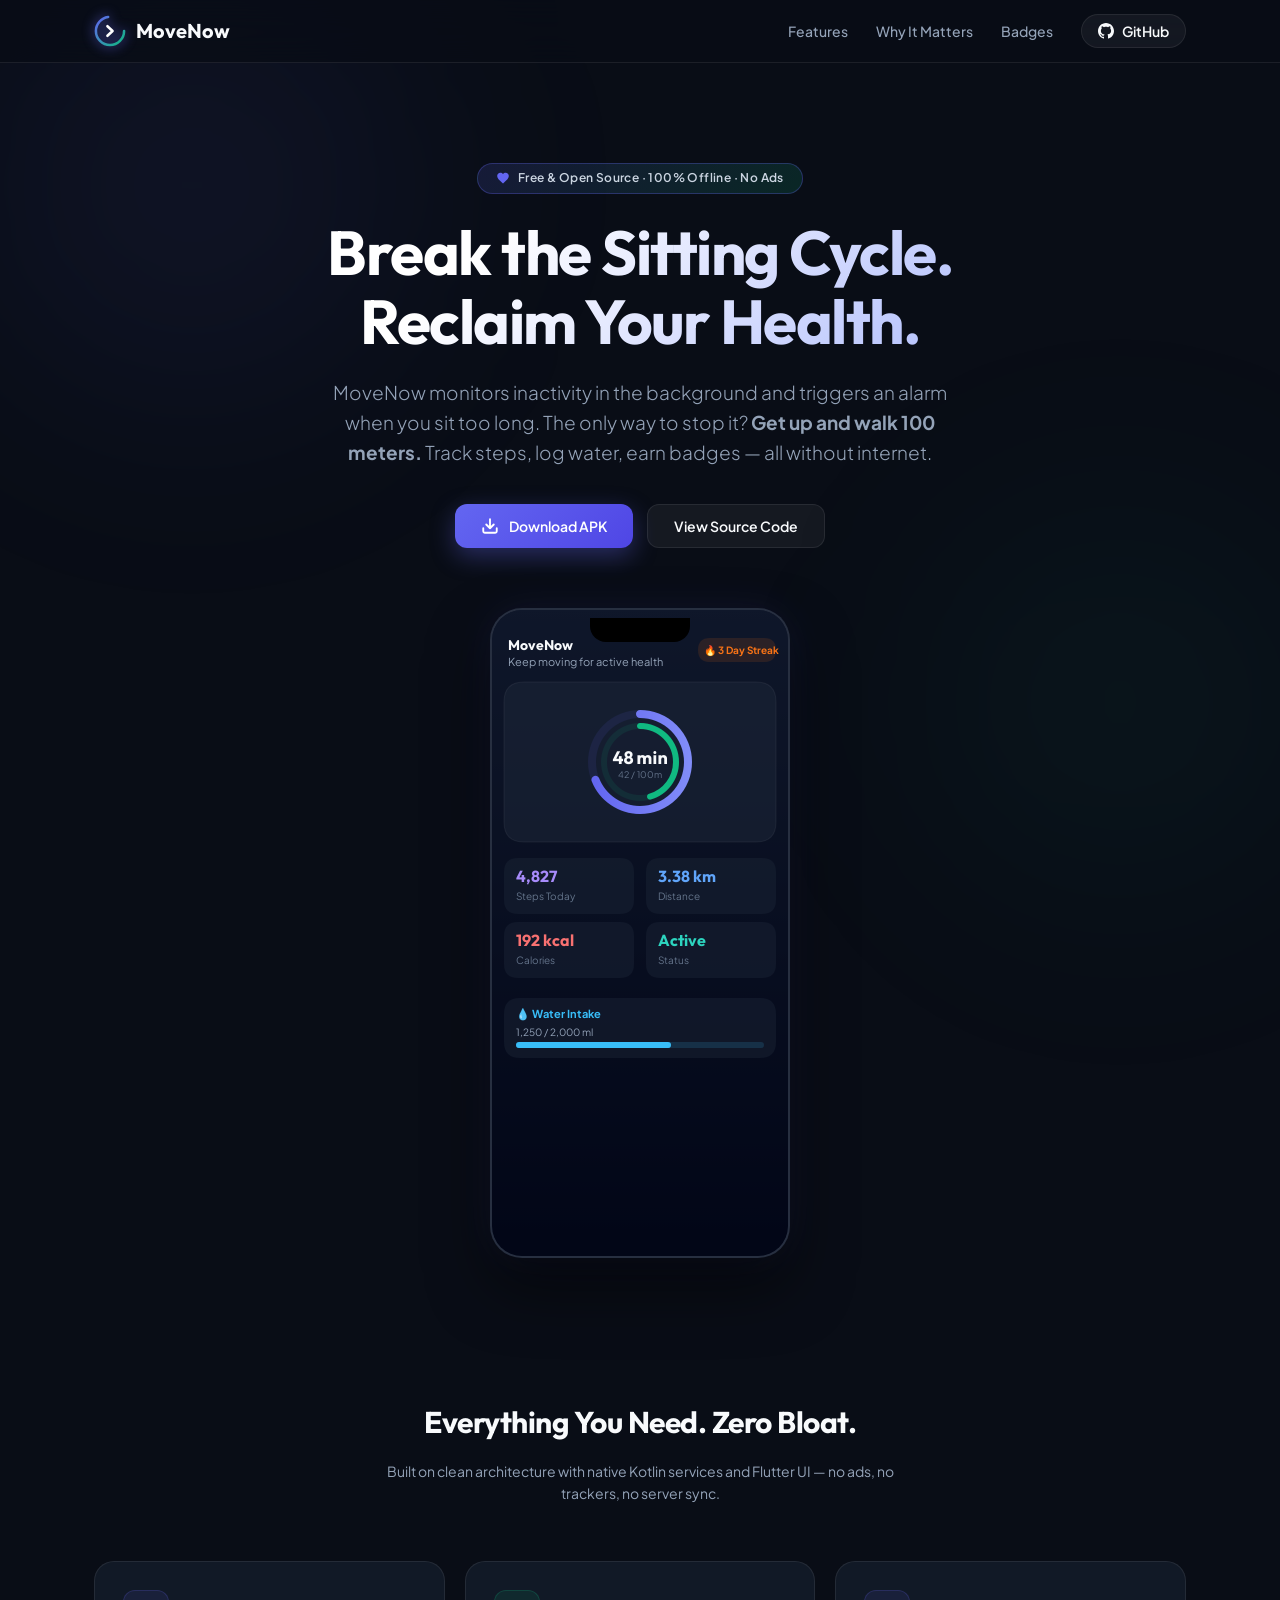
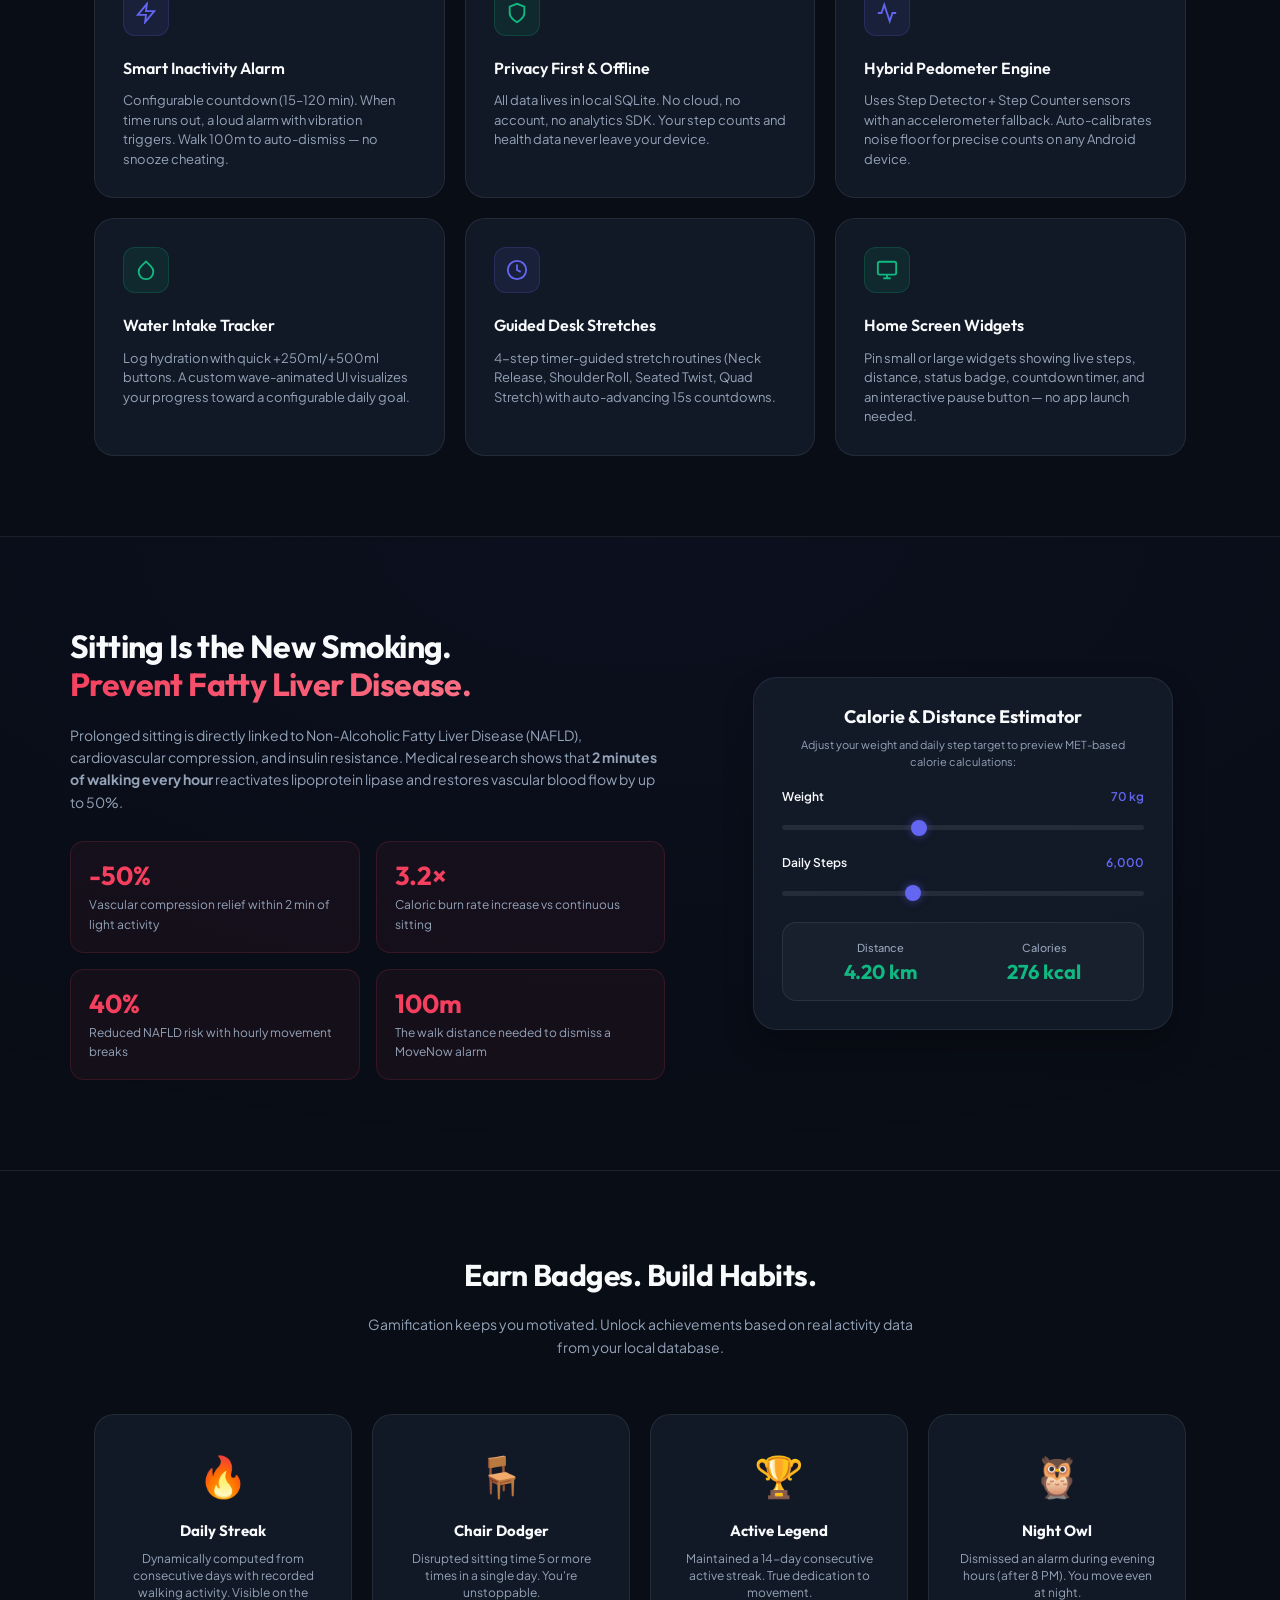
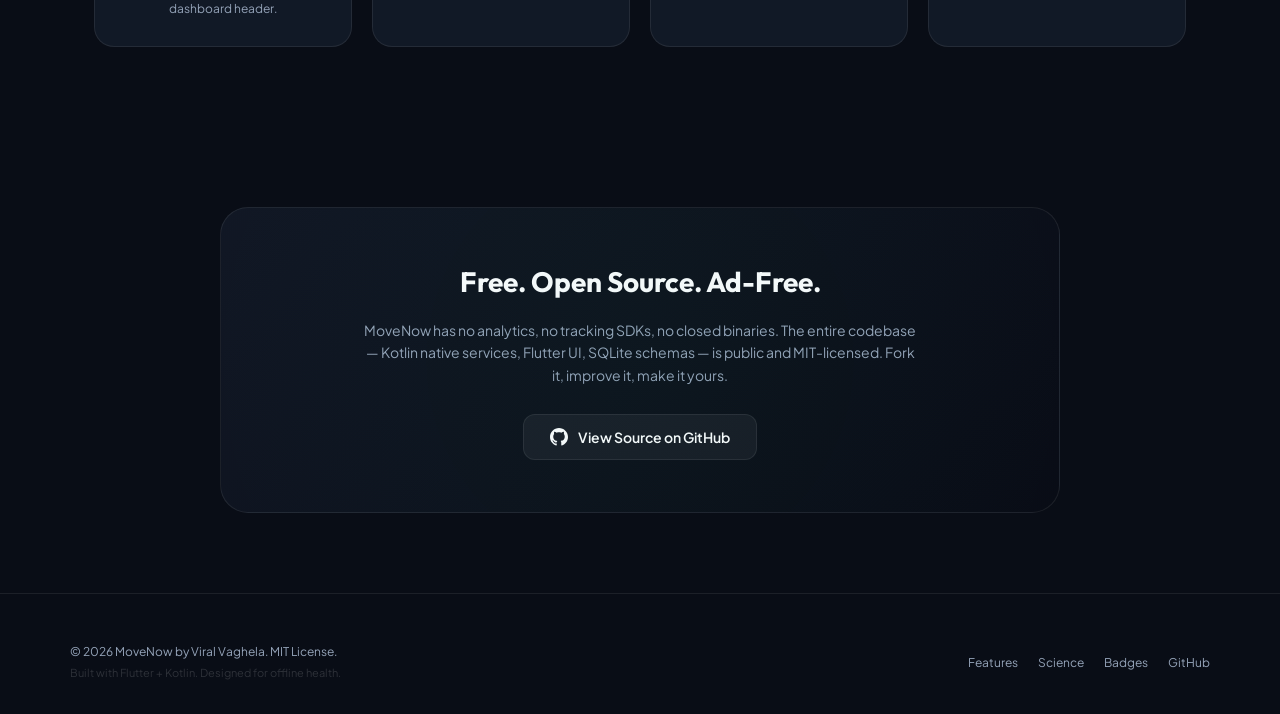
<file: landing_page/index.html>
<!DOCTYPE html>
<html lang="en">
<head>
  <meta charset="UTF-8">
  <meta name="viewport" content="width=device-width, initial-scale=1.0">
  <title>MoveNow — Break Sitting. Track Steps. Stay Healthy. Free & Open Source.</title>
  <meta name="description" content="MoveNow is a free, open-source Android app that fights sedentary lifestyles. Inactivity alarms, step tracking, water intake, desk stretches, gamification badges — all 100% offline and private.">
  <meta name="keywords" content="movenow, step counter, inactivity alarm, open source, fitness, health, NAFLD, desk stretches, water tracker">
  <meta name="author" content="Viral Vaghela">
  <meta property="og:type" content="website">
  <meta property="og:title" content="MoveNow — Break Sitting. Track Steps. Stay Healthy.">
  <meta property="og:description" content="Free, open-source Android companion that alarms you when you sit too long. Walk 100m to dismiss. Track steps, water, streaks & earn badges — all offline.">
  <meta property="twitter:card" content="summary_large_image">
  <meta property="twitter:title" content="MoveNow — Break Sitting. Track Steps. Stay Healthy.">
  <link rel="preconnect" href="https://fonts.googleapis.com">
  <link rel="preconnect" href="https://fonts.gstatic.com" crossorigin>
  <link href="https://fonts.googleapis.com/css2?family=Outfit:wght@300;400;600;700;800&family=Plus+Jakarta+Sans:wght@300;400;500;600;700&display=swap" rel="stylesheet">
  <link rel="stylesheet" href="style.css">
</head>
<body>
  <div class="glow g1"></div>
  <div class="glow g2"></div>

  <header>
    <div class="nav">
      <a href="#" class="logo">
        <svg viewBox="0 0 100 100" fill="none" xmlns="http://www.w3.org/2000/svg">
          <circle cx="50" cy="50" r="44" stroke="url(#lg)" stroke-width="8" stroke-linecap="round" stroke-dasharray="200 80"/>
          <path d="M42 35L58 50L42 65" stroke="#fff" stroke-width="8" stroke-linecap="round" stroke-linejoin="round"/>
          <defs><linearGradient id="lg" x1="6" y1="6" x2="94" y2="94" gradientUnits="userSpaceOnUse"><stop stop-color="#6366F1"/><stop offset="1" stop-color="#10B981"/></linearGradient></defs>
        </svg>
        MoveNow
      </a>
      <button class="menu-toggle" onclick="document.querySelector('.nav-links').classList.toggle('open')" aria-label="Menu">
        <svg width="24" height="24" fill="none" stroke="currentColor" stroke-width="2" viewBox="0 0 24 24"><path d="M4 6h16M4 12h16M4 18h16"/></svg>
      </button>
      <ul class="nav-links">
        <li><a href="#features">Features</a></li>
        <li><a href="#science">Why It Matters</a></li>
        <li><a href="#badges">Badges</a></li>
        <li><a href="#oss" class="gh-btn">
          <svg width="16" height="16" fill="currentColor" viewBox="0 0 24 24"><path d="M12 0c-6.626 0-12 5.373-12 12 0 5.302 3.438 9.8 8.207 11.387.599.111.793-.261.793-.577v-2.234c-3.338.726-4.033-1.416-4.033-1.416-.546-1.387-1.333-1.756-1.333-1.756-1.089-.745.083-.729.083-.729 1.205.084 1.839 1.237 1.839 1.237 1.07 1.834 2.807 1.304 3.492.997.107-.775.418-1.305.762-1.604-2.665-.305-5.467-1.334-5.467-5.931 0-1.311.469-2.381 1.236-3.221-.124-.303-.535-1.524.117-3.176 0 0 1.008-.322 3.301 1.23.957-.266 1.983-.399 3.003-.404 1.02.005 2.047.138 3.006.404 2.291-1.552 3.297-1.23 3.297-1.23.653 1.653.242 2.874.118 3.176.77.84 1.235 1.911 1.235 3.221 0 4.609-2.807 5.624-5.479 5.921.43.372.823 1.102.823 2.222v3.293c0 .319.192.694.801.576 4.765-1.589 8.199-6.086 8.199-11.386 0-6.627-5.373-12-12-12z"/></svg>
          GitHub
        </a></li>
      </ul>
    </div>
  </header>

  <!-- Hero -->
  <section class="hero">
    <div class="pill">
      <svg width="14" height="14" viewBox="0 0 24 24" fill="currentColor"><path d="M12 21.35l-1.45-1.32C5.4 15.36 2 12.28 2 8.5 2 5.42 4.42 3 7.5 3c1.74 0 3.41.81 4.5 2.09C13.09 3.81 14.76 3 16.5 3 19.58 3 22 5.42 22 8.5c0 3.78-3.4 6.86-8.55 11.54L12 21.35z"/></svg>
      Free & Open Source · 100% Offline · No Ads
    </div>
    <h1>Break the Sitting Cycle.<br>Reclaim Your Health.</h1>
    <p>MoveNow monitors inactivity in the background and triggers an alarm when you sit too long. The only way to stop it? <strong>Get up and walk 100 meters.</strong> Track steps, log water, earn badges — all without internet.</p>
    <div class="ctas">
      <a href="https://github.com/viralvaghela/movenow/releases" class="btn btn-p">
        <svg width="18" height="18" fill="none" stroke="currentColor" stroke-width="2.5" stroke-linecap="round" stroke-linejoin="round" viewBox="0 0 24 24"><path d="M21 15v4a2 2 0 0 1-2 2H5a2 2 0 0 1-2-2v-4M7 10l5 5 5-5M12 15V3"/></svg>
        Download APK
      </a>
      <a href="https://github.com/viralvaghela/movenow" class="btn btn-s" target="_blank">View Source Code</a>
    </div>

    <!-- Animated phone mockup -->
    <div class="phone-wrap">
      <div class="phone">
        <div class="phone-notch"></div>
        <canvas id="phone-canvas" style="width:100%;height:100%;border-radius:30px"></canvas>
      </div>
    </div>
  </section>

  <!-- Features -->
  <section id="features" class="features">
    <div class="sh">
      <h2>Everything You Need. Zero Bloat.</h2>
      <p>Built on clean architecture with native Kotlin services and Flutter UI — no ads, no trackers, no server sync.</p>
    </div>
    <div class="fg">
      <div class="fc">
        <div class="fi">
          <svg width="22" height="22" fill="none" stroke="currentColor" stroke-width="2" viewBox="0 0 24 24"><path d="M13 2L3 14h9l-1 8 10-12h-9l1-8z"/></svg>
        </div>
        <h3>Smart Inactivity Alarm</h3>
        <p>Configurable countdown (15–120 min). When time runs out, a loud alarm with vibration triggers. Walk 100m to auto-dismiss — no snooze cheating.</p>
      </div>
      <div class="fc">
        <div class="fi">
          <svg width="22" height="22" fill="none" stroke="currentColor" stroke-width="2" viewBox="0 0 24 24"><path d="M12 22s8-4 8-10V5l-8-3-8 3v7c0 6 8 10 8 10z"/></svg>
        </div>
        <h3>Privacy First & Offline</h3>
        <p>All data lives in local SQLite. No cloud, no account, no analytics SDK. Your step counts and health data never leave your device.</p>
      </div>
      <div class="fc">
        <div class="fi">
          <svg width="22" height="22" fill="none" stroke="currentColor" stroke-width="2" viewBox="0 0 24 24"><path d="M22 12h-4l-3 9L9 3l-3 9H2"/></svg>
        </div>
        <h3>Hybrid Pedometer Engine</h3>
        <p>Uses Step Detector + Step Counter sensors with an accelerometer fallback. Auto-calibrates noise floor for precise counts on any Android device.</p>
      </div>
      <div class="fc">
        <div class="fi">
          <svg width="22" height="22" fill="none" stroke="currentColor" stroke-width="2" viewBox="0 0 24 24"><path d="M12 2.69l5.66 5.66a8 8 0 1 1-11.31 0z"/></svg>
        </div>
        <h3>Water Intake Tracker</h3>
        <p>Log hydration with quick +250ml/+500ml buttons. A custom wave-animated UI visualizes your progress toward a configurable daily goal.</p>
      </div>
      <div class="fc">
        <div class="fi">
          <svg width="22" height="22" fill="none" stroke="currentColor" stroke-width="2" viewBox="0 0 24 24"><circle cx="12" cy="12" r="10"/><path d="M12 6v6l4 2"/></svg>
        </div>
        <h3>Guided Desk Stretches</h3>
        <p>4-step timer-guided stretch routines (Neck Release, Shoulder Roll, Seated Twist, Quad Stretch) with auto-advancing 15s countdowns.</p>
      </div>
      <div class="fc">
        <div class="fi">
          <svg width="22" height="22" fill="none" stroke="currentColor" stroke-width="2" viewBox="0 0 24 24"><rect x="2" y="3" width="20" height="14" rx="2"/><path d="M8 21h8M12 17v4"/></svg>
        </div>
        <h3>Home Screen Widgets</h3>
        <p>Pin small or large widgets showing live steps, distance, status badge, countdown timer, and an interactive pause button — no app launch needed.</p>
      </div>
    </div>
  </section>

  <!-- Science -->
  <section id="science" class="science">
    <div class="sci-inner">
      <div class="sci-txt">
        <h2>Sitting Is the New Smoking.<br><span>Prevent Fatty Liver Disease.</span></h2>
        <p>Prolonged sitting is directly linked to Non-Alcoholic Fatty Liver Disease (NAFLD), cardiovascular compression, and insulin resistance. Medical research shows that <strong>2 minutes of walking every hour</strong> reactivates lipoprotein lipase and restores vascular blood flow by up to 50%.</p>
        <div class="stats">
          <div class="sb"><h4>-50%</h4><p>Vascular compression relief within 2 min of light activity</p></div>
          <div class="sb"><h4>3.2×</h4><p>Caloric burn rate increase vs continuous sitting</p></div>
          <div class="sb"><h4>40%</h4><p>Reduced NAFLD risk with hourly movement breaks</p></div>
          <div class="sb"><h4>100m</h4><p>The walk distance needed to dismiss a MoveNow alarm</p></div>
        </div>
      </div>
      <div class="sci-vis">
        <div class="calc">
          <h3>Calorie & Distance Estimator</h3>
          <p>Adjust your weight and daily step target to preview MET-based calorie calculations:</p>
          <div class="csg">
            <div class="csh"><span>Weight</span><span id="wl">70 kg</span></div>
            <input type="range" id="ws" min="40" max="120" value="70">
          </div>
          <div class="csg">
            <div class="csh"><span>Daily Steps</span><span id="sl">6,000</span></div>
            <input type="range" id="ss" min="1000" max="15000" step="500" value="6000">
          </div>
          <div class="cr">
            <div class="cs"><h5>Distance</h5><p id="cd">4.20 km</p></div>
            <div class="cs"><h5>Calories</h5><p id="cc">235 kcal</p></div>
          </div>
        </div>
      </div>
    </div>
  </section>

  <!-- Badges -->
  <section id="badges" class="badges">
    <div class="sh">
      <h2>Earn Badges. Build Habits.</h2>
      <p>Gamification keeps you motivated. Unlock achievements based on real activity data from your local database.</p>
    </div>
    <div class="badge-grid">
      <div class="badge-card">
        <div class="badge-icon">🔥</div>
        <h3>Daily Streak</h3>
        <p>Dynamically computed from consecutive days with recorded walking activity. Visible on the dashboard header.</p>
      </div>
      <div class="badge-card">
        <div class="badge-icon">🪑</div>
        <h3>Chair Dodger</h3>
        <p>Disrupted sitting time 5 or more times in a single day. You're unstoppable.</p>
      </div>
      <div class="badge-card">
        <div class="badge-icon">🏆</div>
        <h3>Active Legend</h3>
        <p>Maintained a 14-day consecutive active streak. True dedication to movement.</p>
      </div>
      <div class="badge-card">
        <div class="badge-icon">🦉</div>
        <h3>Night Owl</h3>
        <p>Dismissed an alarm during evening hours (after 8 PM). You move even at night.</p>
      </div>
    </div>
  </section>

  <!-- OSS -->
  <section id="oss" class="oss">
    <div class="oss-box">
      <h2>Free. Open Source. Ad-Free.</h2>
      <p>MoveNow has no analytics, no tracking SDKs, no closed binaries. The entire codebase — Kotlin native services, Flutter UI, SQLite schemas — is public and MIT-licensed. Fork it, improve it, make it yours.</p>
      <a href="https://github.com/viralvaghela/movenow" class="btn btn-s" target="_blank">
        <svg width="18" height="18" fill="currentColor" viewBox="0 0 24 24"><path d="M12 0c-6.626 0-12 5.373-12 12 0 5.302 3.438 9.8 8.207 11.387.599.111.793-.261.793-.577v-2.234c-3.338.726-4.033-1.416-4.033-1.416-.546-1.387-1.333-1.756-1.333-1.756-1.089-.745.083-.729.083-.729 1.205.084 1.839 1.237 1.839 1.237 1.07 1.834 2.807 1.304 3.492.997.107-.775.418-1.305.762-1.604-2.665-.305-5.467-1.334-5.467-5.931 0-1.311.469-2.381 1.236-3.221-.124-.303-.535-1.524.117-3.176 0 0 1.008-.322 3.301 1.23.957-.266 1.983-.399 3.003-.404 1.02.005 2.047.138 3.006.404 2.291-1.552 3.297-1.23 3.297-1.23.653 1.653.242 2.874.118 3.176.77.84 1.235 1.911 1.235 3.221 0 4.609-2.807 5.624-5.479 5.921.43.372.823 1.102.823 2.222v3.293c0 .319.192.694.801.576 4.765-1.589 8.199-6.086 8.199-11.386 0-6.627-5.373-12-12-12z"/></svg>
        View Source on GitHub
      </a>
    </div>
  </section>

  <footer>
    <div class="foot">
      <div>
        <p>&copy; 2026 MoveNow by Viral Vaghela. MIT License.</p>
        <p style="font-size:11px;margin-top:3px;color:rgba(255,255,255,.15)">Built with Flutter + Kotlin. Designed for offline health.</p>
      </div>
      <div class="fl">
        <a href="#features">Features</a>
        <a href="#science">Science</a>
        <a href="#badges">Badges</a>
        <a href="https://github.com/viralvaghela/movenow" target="_blank">GitHub</a>
      </div>
    </div>
  </footer>

  <script>
  // Calculator
  const ws=document.getElementById('ws'),ss=document.getElementById('ss');
  function uc(){
    const w=+ws.value,s=+ss.value;
    document.getElementById('wl').textContent=w+' kg';
    document.getElementById('sl').textContent=s.toLocaleString();
    document.getElementById('cd').textContent=((s*.7)/1000).toFixed(2)+' km';
    document.getElementById('cc').textContent=Math.round(3*3.5*w/200*(s/80))+' kcal';
  }
  ws.addEventListener('input',uc);ss.addEventListener('input',uc);uc();

  // Phone canvas — animated dashboard mockup
  const cv=document.getElementById('phone-canvas'),cx=cv.getContext('2d');
  let t=0;
  function resize(){const r=cv.getBoundingClientRect();cv.width=r.width*2;cv.height=r.height*2;cx.scale(2,2)}
  resize();window.addEventListener('resize',resize);

  function draw(){
    const w=cv.width/2,h=cv.height/2;
    t+=0.012;
    cx.clearRect(0,0,w,h);

    // BG
    const bg=cx.createLinearGradient(0,0,0,h);
    bg.addColorStop(0,'#0f172a');bg.addColorStop(1,'#020617');
    cx.fillStyle=bg;cx.fillRect(0,0,w,h);

    // Header
    cx.fillStyle='#f8fafc';cx.font='bold 14px Outfit,sans-serif';cx.fillText('MoveNow',16,40);
    cx.fillStyle='#94a3b8';cx.font='11px Plus Jakarta Sans,sans-serif';cx.fillText('Keep moving for active health',16,56);

    // Streak badge
    cx.fillStyle='rgba(249,115,22,.12)';roundRect(cx,w-90,28,78,24,12);cx.fill();
    cx.fillStyle='#f97316';cx.font='bold 10px Plus Jakarta Sans,sans-serif';cx.fillText('🔥 3 Day Streak',w-84,44);

    // Ring card
    const cardY=72,cardH=160,ringCx=w/2,ringCy=cardY+cardH/2;
    cx.fillStyle='rgba(30,41,59,.5)';roundRect(cx,12,cardY,w-24,cardH,20);cx.fill();
    cx.strokeStyle='rgba(255,255,255,.06)';cx.lineWidth=1;roundRect(cx,12,cardY,w-24,cardH,20);cx.stroke();

    // Time ring (outer)
    const tp=(.5+.3*Math.sin(t))%1;
    cx.beginPath();cx.arc(ringCx,ringCy,48,0,Math.PI*2);cx.strokeStyle='rgba(99,102,241,.1)';cx.lineWidth=8;cx.stroke();
    cx.beginPath();cx.arc(ringCx,ringCy,48,-Math.PI/2,-Math.PI/2+tp*Math.PI*2);
    const rg=cx.createLinearGradient(ringCx-48,ringCy,ringCx+48,ringCy);
    rg.addColorStop(0,'#6366f1');rg.addColorStop(1,'#818cf8');
    cx.strokeStyle=rg;cx.lineWidth=8;cx.lineCap='round';cx.stroke();

    // Walk ring (inner)
    const wp=(.3+.2*Math.sin(t*1.3))%1;
    cx.beginPath();cx.arc(ringCx,ringCy,36,0,Math.PI*2);cx.strokeStyle='rgba(16,185,129,.1)';cx.lineWidth=6;cx.stroke();
    cx.beginPath();cx.arc(ringCx,ringCy,36,-Math.PI/2,-Math.PI/2+wp*Math.PI*2);
    cx.strokeStyle='#10b981';cx.lineWidth=6;cx.lineCap='round';cx.stroke();

    // Center text
    const mins=Math.round(45+10*Math.sin(t*.5));
    cx.fillStyle='#f8fafc';cx.font='bold 18px Outfit,sans-serif';cx.textAlign='center';
    cx.fillText(mins+' min',ringCx,ringCy+2);
    cx.fillStyle='#64748b';cx.font='9px Plus Jakarta Sans,sans-serif';
    cx.fillText('42 / 100m',ringCx,ringCy+16);
    cx.textAlign='left';

    // Stats row
    const sy=cardY+cardH+16;
    const sw=(w-24-12)/2;
    [['Steps Today','4,827','#a78bfa'],['Distance','3.38 km','#60a5fa'],['Calories','192 kcal','#f87171'],['Status','Active','#2dd4bf']].forEach((s,i)=>{
      const col=i%2,row=Math.floor(i/2);
      const sx=12+col*(sw+12),ssy=sy+row*(56+8);
      cx.fillStyle='rgba(30,41,59,.4)';roundRect(cx,sx,ssy,sw,56,14);cx.fill();
      cx.fillStyle=s[2];cx.font='bold 16px Outfit,sans-serif';cx.fillText(s[1],sx+12,ssy+24);
      cx.fillStyle='#64748b';cx.font='10px Plus Jakarta Sans,sans-serif';cx.fillText(s[0],sx+12,ssy+42);
    });

    // Water card
    const wy=sy+2*(56+8)+12;
    cx.fillStyle='rgba(30,41,59,.4)';roundRect(cx,12,wy,w-24,60,16);cx.fill();
    cx.fillStyle='#38bdf8';cx.font='bold 11px Plus Jakarta Sans,sans-serif';cx.fillText('💧 Water Intake',24,wy+20);
    cx.fillStyle='#94a3b8';cx.font='10px Plus Jakarta Sans,sans-serif';cx.fillText('1,250 / 2,000 ml',24,wy+38);
    // Progress bar
    cx.fillStyle='rgba(56,189,248,.15)';roundRect(cx,24,wy+44,w-48,6,3);cx.fill();
    cx.fillStyle='#38bdf8';roundRect(cx,24,wy+44,(w-48)*.625,6,3);cx.fill();

    requestAnimationFrame(draw);
  }

  function roundRect(c,x,y,w,h,r){c.beginPath();c.moveTo(x+r,y);c.lineTo(x+w-r,y);c.quadraticCurveTo(x+w,y,x+w,y+r);c.lineTo(x+w,y+h-r);c.quadraticCurveTo(x+w,y+h,x+w-r,y+h);c.lineTo(x+r,y+h);c.quadraticCurveTo(x,y+h,x,y+h-r);c.lineTo(x,y+r);c.quadraticCurveTo(x,y,x+r,y);c.closePath()}

  draw();
  </script>
</body>
</html>
</file>
<file: landing_page/style.css>
:root{--bg:#090d16;--card:rgba(30,41,59,.45);--card-h:rgba(30,41,59,.7);--bdr:rgba(255,255,255,.08);--bdr-h:rgba(99,102,241,.4);--ind:#6366f1;--em:#10b981;--txt:#f8fafc;--muted:#94a3b8;--ease:all .3s cubic-bezier(.4,0,.2,1)}
*{box-sizing:border-box;margin:0;padding:0}
html{scroll-behavior:smooth}
body{background:var(--bg);color:var(--txt);font-family:'Plus Jakarta Sans',system-ui,sans-serif;line-height:1.6;overflow-x:hidden;-webkit-font-smoothing:antialiased}
h1,h2,h3,h4{font-family:'Outfit',sans-serif;font-weight:700}
a{text-decoration:none}

/* Ambient glows */
.glow{position:fixed;pointer-events:none;z-index:0;border-radius:50%;filter:blur(100px)}
.g1{top:-15%;left:-10%;width:50vw;height:50vw;background:radial-gradient(circle,rgba(99,102,241,.1),transparent 70%);animation:fo 14s ease-in-out infinite alternate}
.g2{bottom:-10%;right:-10%;width:45vw;height:45vw;background:radial-gradient(circle,rgba(16,185,129,.07),transparent 70%);animation:fo 20s ease-in-out infinite alternate-reverse}
@keyframes fo{0%{transform:translateY(0) scale(1)}100%{transform:translateY(40px) scale(1.08)}}

/* Nav */
header{position:sticky;top:0;background:rgba(9,13,22,.75);backdrop-filter:blur(16px);-webkit-backdrop-filter:blur(16px);border-bottom:1px solid var(--bdr);z-index:100}
.nav{max-width:1140px;margin:0 auto;padding:14px 24px;display:flex;justify-content:space-between;align-items:center}
.logo{display:flex;align-items:center;gap:10px;color:var(--txt);font:700 20px/1 'Outfit',sans-serif}
.logo svg{width:32px;height:32px;filter:drop-shadow(0 0 6px var(--ind))}
.nav-links{display:flex;align-items:center;gap:28px;list-style:none}
.nav-links a{color:var(--muted);font:500 14px/1 'Plus Jakarta Sans',sans-serif;transition:var(--ease)}
.nav-links a:hover{color:var(--txt)}
.gh-btn{display:flex;align-items:center;gap:8px;background:rgba(255,255,255,.05);border:1px solid var(--bdr);padding:8px 16px;border-radius:30px;color:var(--txt)!important;font-weight:600!important;transition:var(--ease)}
.gh-btn:hover{background:rgba(255,255,255,.1);border-color:var(--muted);transform:translateY(-1px)}
.menu-toggle{display:none;background:none;border:none;color:var(--txt);cursor:pointer}

/* Hero */
.hero{position:relative;max-width:1140px;margin:0 auto;padding:100px 24px 60px;text-align:center;z-index:10}
.pill{display:inline-flex;align-items:center;gap:8px;background:linear-gradient(135deg,rgba(99,102,241,.15),rgba(16,185,129,.15));border:1px solid rgba(99,102,241,.3);padding:6px 18px;border-radius:100px;font:600 12px/1.4 'Plus Jakarta Sans',sans-serif;color:#cbd5e1;margin-bottom:24px;letter-spacing:.4px}
.pill svg{color:var(--ind)}
.hero h1{font-size:clamp(32px,5.5vw,62px);line-height:1.12;letter-spacing:-1.5px;max-width:860px;margin:0 auto 20px;background:linear-gradient(135deg,#fff 30%,#a5b4fc);-webkit-background-clip:text;-webkit-text-fill-color:transparent}
.hero>p{font:300 clamp(15px,2.2vw,19px)/1.6 'Plus Jakarta Sans',sans-serif;color:var(--muted);max-width:660px;margin:0 auto 36px}
.ctas{display:flex;justify-content:center;gap:14px;flex-wrap:wrap}
.btn{display:inline-flex;align-items:center;justify-content:center;gap:10px;padding:13px 26px;border-radius:12px;font:600 14px/1 'Plus Jakarta Sans',sans-serif;cursor:pointer;transition:var(--ease);border:none}
.btn-p{background:linear-gradient(135deg,var(--ind),#4f46e5);color:#fff;box-shadow:0 8px 24px rgba(99,102,241,.35)}
.btn-p:hover{transform:translateY(-2px);box-shadow:0 12px 28px rgba(99,102,241,.45)}
.btn-s{background:rgba(255,255,255,.05);color:var(--txt);border:1px solid var(--bdr)}
.btn-s:hover{background:rgba(255,255,255,.1);border-color:var(--muted);transform:translateY(-2px)}

/* Phone mockup */
.phone-wrap{margin:60px auto 0;max-width:300px;position:relative}
.phone{width:100%;border-radius:32px;border:2px solid rgba(255,255,255,.1);box-shadow:0 30px 60px rgba(0,0,0,.5),0 0 40px rgba(99,102,241,.1);overflow:hidden;aspect-ratio:9/19.5;background:#0f172a;position:relative}
.phone-screen{width:100%;height:100%;object-fit:cover;border-radius:30px}
.phone-notch{position:absolute;top:8px;left:50%;transform:translateX(-50%);width:100px;height:24px;background:#000;border-radius:0 0 16px 16px;z-index:2}

/* Features */
.features{max-width:1140px;margin:0 auto;padding:80px 24px;position:relative;z-index:10}
.sh{text-align:center;max-width:560px;margin:0 auto 56px}
.sh h2{font-size:30px;margin-bottom:14px;letter-spacing:-.5px}
.sh p{color:var(--muted);font-size:14px}
.fg{display:grid;grid-template-columns:repeat(auto-fit,minmax(260px,1fr));gap:20px}
.fc{background:var(--card);border:1px solid var(--bdr);border-radius:20px;padding:28px;transition:var(--ease);position:relative;overflow:hidden}
.fc::before{content:"";position:absolute;width:120px;height:120px;background:radial-gradient(circle,rgba(99,102,241,.12),transparent 70%);top:-60px;right:-60px;pointer-events:none;opacity:0;transition:var(--ease)}
.fc:hover{background:var(--card-h);border-color:var(--bdr-h);transform:translateY(-3px)}
.fc:hover::before{opacity:1}
.fi{width:46px;height:46px;border-radius:12px;background:rgba(99,102,241,.1);border:1px solid rgba(99,102,241,.2);display:flex;align-items:center;justify-content:center;margin-bottom:20px;color:var(--ind)}
.fc:nth-child(even) .fi{background:rgba(16,185,129,.1);border-color:rgba(16,185,129,.2);color:var(--em)}
.fc h3{font-size:16px;margin-bottom:10px;font-weight:600}
.fc p{color:var(--muted);font-size:13px;line-height:1.5}

/* Science section */
.science{background:radial-gradient(100% 100% at 50% 0%,rgba(99,102,241,.04),transparent);border-top:1px solid var(--bdr);border-bottom:1px solid var(--bdr);padding:90px 24px;position:relative;z-index:10}
.sci-inner{max-width:1140px;margin:0 auto;display:flex;align-items:center;gap:50px;flex-wrap:wrap}
.sci-txt{flex:1 1 480px}
.sci-txt h2{font-size:32px;margin-bottom:20px;letter-spacing:-.6px;line-height:1.2}
.sci-txt h2 span{background:linear-gradient(135deg,#f43f5e,#fb7185);-webkit-background-clip:text;-webkit-text-fill-color:transparent}
.sci-txt>p{color:var(--muted);font-size:14px;margin-bottom:28px;line-height:1.6}
.stats{display:grid;grid-template-columns:1fr 1fr;gap:16px}
.sb{background:rgba(244,63,94,.05);border:1px solid rgba(244,63,94,.15);padding:18px;border-radius:14px}
.sb h4{font:700 26px/1.2 'Outfit',sans-serif;color:#f43f5e;margin-bottom:4px}
.sb p{font-size:12px;color:var(--muted);margin:0}
.sci-vis{flex:1 1 380px;display:flex;justify-content:center}

/* Badges section */
.badges{max-width:1140px;margin:0 auto;padding:80px 24px;position:relative;z-index:10}
.badge-grid{display:grid;grid-template-columns:repeat(auto-fit,minmax(220px,1fr));gap:20px;margin-top:48px}
.badge-card{background:var(--card);border:1px solid var(--bdr);border-radius:20px;padding:28px;text-align:center;transition:var(--ease)}
.badge-card:hover{transform:translateY(-3px);border-color:var(--bdr-h)}
.badge-icon{font-size:40px;margin-bottom:12px}
.badge-card h3{font-size:15px;margin-bottom:8px}
.badge-card p{color:var(--muted);font-size:12px;line-height:1.4}

/* Calculator */
.calc{max-width:420px;background:var(--card);border:1px solid var(--bdr);border-radius:24px;padding:28px;box-shadow:0 15px 30px rgba(0,0,0,.25)}
.calc h3{font:700 18px/1.2 'Outfit',sans-serif;margin-bottom:8px;text-align:center}
.calc>p{font-size:11px;color:var(--muted);text-align:center;margin-bottom:20px}
.csg{margin-bottom:20px}
.csh{display:flex;justify-content:space-between;font:600 12px/1 'Plus Jakarta Sans',sans-serif;margin-bottom:8px}
.csh span:last-child{color:var(--ind)}
input[type=range]{-webkit-appearance:none;width:100%;background:rgba(255,255,255,.08);height:5px;border-radius:10px;outline:none}
input[type=range]::-webkit-slider-thumb{-webkit-appearance:none;width:16px;height:16px;border-radius:50%;background:var(--ind);cursor:pointer;box-shadow:0 0 8px rgba(99,102,241,.5)}
.cr{background:rgba(255,255,255,.03);border:1px solid var(--bdr);border-radius:14px;padding:16px;display:flex;justify-content:space-around;text-align:center}
.cs h5{font-size:11px;color:var(--muted);margin-bottom:3px;font-weight:500}
.cs p{font:700 20px/1.2 'Outfit',sans-serif;color:var(--em)}

/* OSS */
.oss{max-width:1140px;margin:0 auto;padding:80px 24px;text-align:center;z-index:10;position:relative}
.oss-box{background:linear-gradient(135deg,rgba(30,41,59,.4),rgba(9,13,22,.4));border:1px solid var(--bdr);border-radius:28px;padding:52px 36px;max-width:840px;margin:0 auto;position:relative;overflow:hidden}
.oss-box::after{content:"";position:absolute;top:-50%;left:-50%;width:200%;height:200%;background:radial-gradient(circle,rgba(16,185,129,.03),transparent 50%);pointer-events:none}
.oss-box h2{font-size:28px;margin-bottom:14px}
.oss-box p{color:var(--muted);max-width:560px;margin:0 auto 28px;font-size:14px}

/* Footer */
footer{border-top:1px solid var(--bdr);padding:48px 24px 32px;font-size:12px;color:var(--muted)}
.foot{max-width:1140px;margin:0 auto;display:flex;justify-content:space-between;align-items:center;flex-wrap:wrap;gap:16px}
.fl{display:flex;gap:20px}
.fl a{color:var(--muted);transition:var(--ease)}
.fl a:hover{color:var(--txt)}

/* Responsive */
@media(max-width:768px){
  .nav-links{display:none}
  .nav-links.open{display:flex;flex-direction:column;position:absolute;top:100%;left:0;right:0;background:rgba(9,13,22,.95);padding:20px;border-bottom:1px solid var(--bdr);gap:16px}
  .menu-toggle{display:block}
  .sci-inner{gap:36px}
  .oss-box{padding:36px 20px}
  .foot{flex-direction:column;text-align:center}
  .phone-wrap{max-width:240px}
}
</file>
